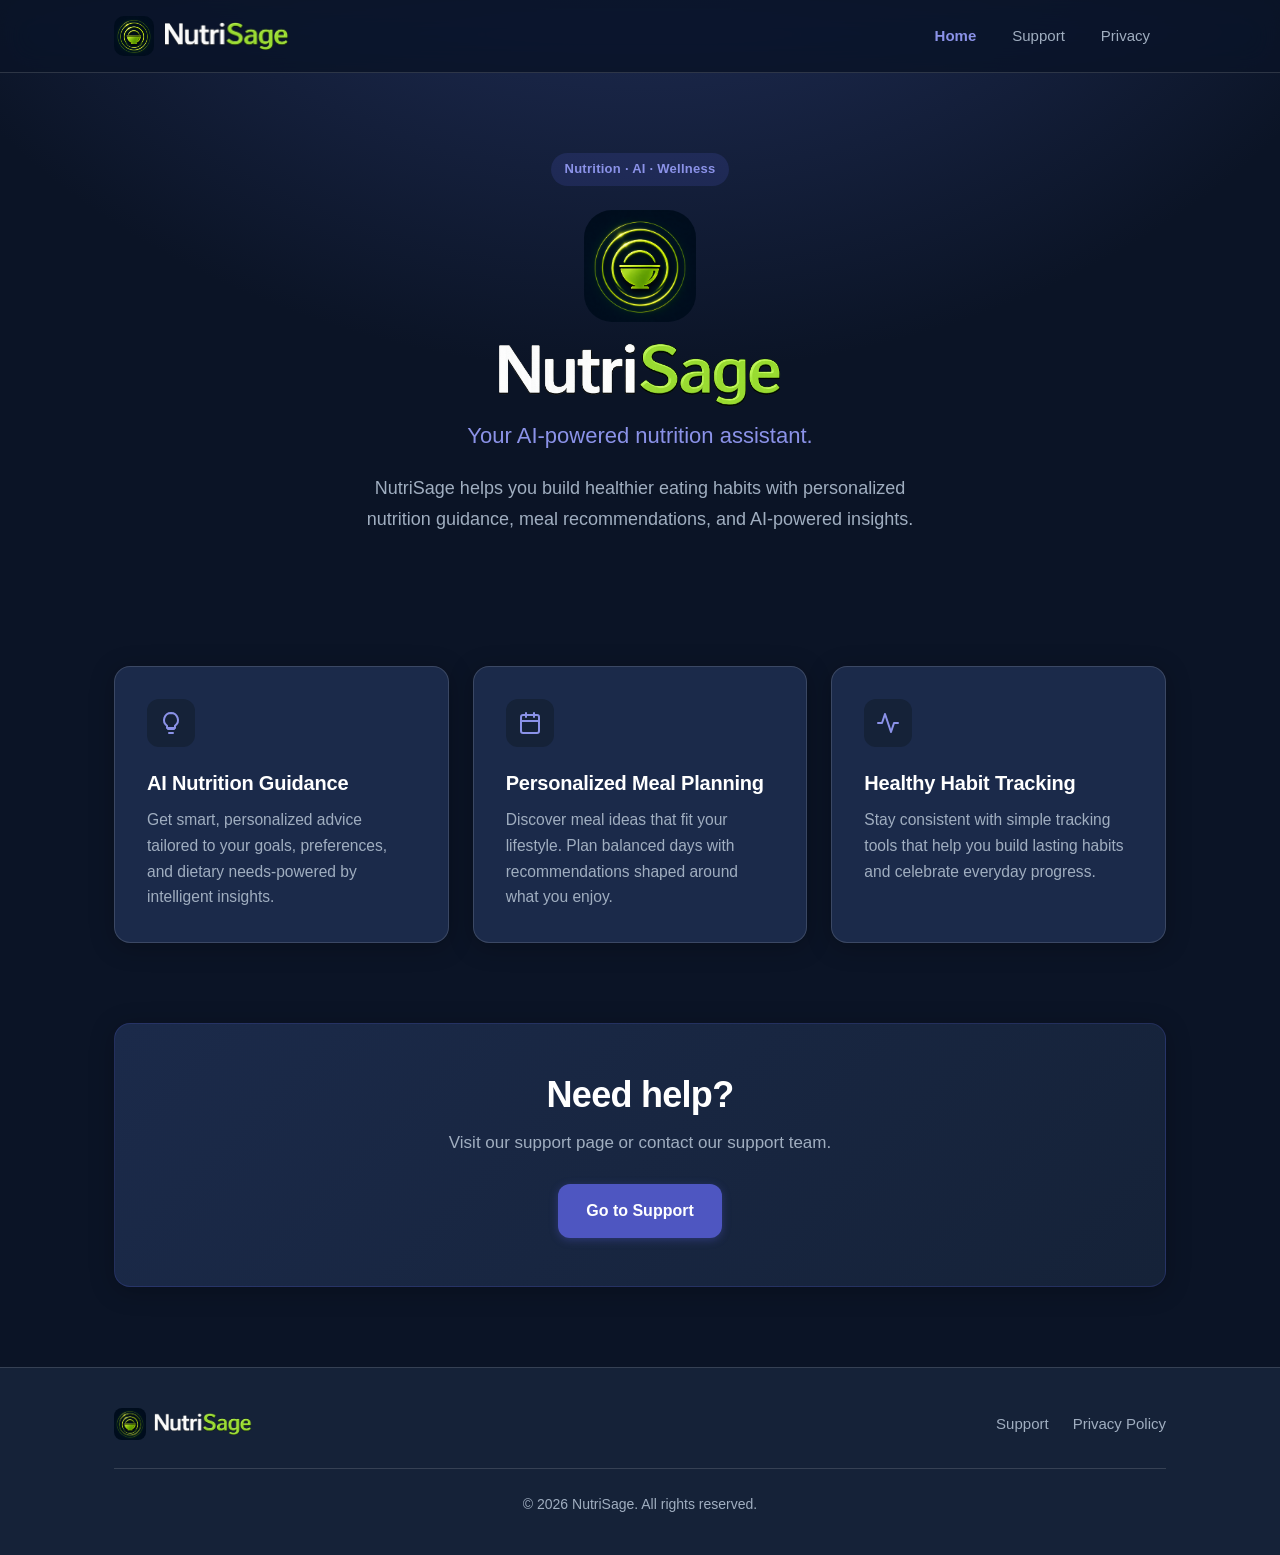
<file: index.html>
<!DOCTYPE html>
<html lang="en">

<head>
    <meta charset="UTF-8">
    <meta name="viewport" content="width=device-width, initial-scale=1.0">
    <title>NutriSage - Your AI-Powered Nutrition Assistant</title>
    <meta name="description"
        content="NutriSage helps you build healthier eating habits with personalized nutrition guidance, meal recommendations, and AI-powered insights.">
    <meta name="theme-color" content="#0B1426">

    <!-- Open Graph -->
    <meta property="og:type" content="website">
    <meta property="og:title" content="NutriSage - Your AI-Powered Nutrition Assistant">
    <meta property="og:description"
        content="Personalized nutrition guidance, meal recommendations, and AI-powered insights to help you eat healthier.">
    <meta property="og:site_name" content="NutriSage">
    <meta property="og:url" content="https://sagegroupapps.com/">

    <!-- Twitter -->
    <meta name="twitter:card" content="summary">
    <meta name="twitter:title" content="NutriSage - Your AI-Powered Nutrition Assistant">
    <meta name="twitter:description"
        content="Personalized nutrition guidance, meal recommendations, and AI-powered insights.">

    <link rel="icon" href="assets/Favicon/favicon.ico" type="image/x-icon">
    <link rel="stylesheet" href="styles.css">
</head>

<body>
    <!-- Navigation -->
    <header class="site-header">
        <nav class="nav container" aria-label="Primary">
            <a class="nav-brand" href="index.html" aria-label="NutriSage home">
                <img class="nav-brand-icon" src="assets/Logos/app_icon.png" alt="" width="40" height="40">
                <img class="nav-brand-name" src="assets/Logos/appname.png" alt="NutriSage" height="28">
            </a>
            <button class="nav-toggle" type="button" aria-label="Open menu" aria-expanded="false"
                aria-controls="nav-menu">
                <span class="nav-toggle-icon" aria-hidden="true"></span>
            </button>
            <ul class="nav-links" id="nav-menu">
                <li><a href="index.html" aria-current="page">Home</a></li>
                <li><a href="support/">Support</a></li>
                <li><a href="privacy/">Privacy</a></li>
            </ul>
        </nav>
    </header>

    <main>
        <!-- Hero -->
        <section class="hero" aria-labelledby="hero-title">
            <div class="container">
                <span class="hero-badge">Nutrition · AI · Wellness</span>
                <h1 id="hero-title" class="hero-logo">
                    <img class="hero-logo-icon" src="assets/Logos/app_icon.png" alt="" width="112" height="112">
                    <img class="hero-logo-name" src="assets/Logos/appname.png" alt="NutriSage">
                </h1>
                <p class="hero-tagline">Your AI-powered nutrition assistant.</p>
                <p class="hero-desc">
                    NutriSage helps you build healthier eating habits with personalized nutrition guidance, meal
                    recommendations, and AI-powered insights.
                </p>

            </div>
        </section>

        <!-- Features -->
        <section class="features" aria-labelledby="features-heading">
            <div class="container">
                <h2 id="features-heading" class="sr-only">Features</h2>
                <div class="features-grid">
                    <article class="card feature-card">
                        <div class="feature-icon" aria-hidden="true">
                            <svg viewBox="0 0 24 24" role="img">
                                <path d="M9 18h6"></path>
                                <path d="M10 22h4"></path>
                                <path d="M12 2a7 7 0 0 0-4 12.7V17h8v-2.3A7 7 0 0 0 12 2z"></path>
                            </svg>
                        </div>
                        <h3>AI Nutrition Guidance</h3>
                        <p>Get smart, personalized advice tailored to your goals, preferences, and dietary needs-powered
                            by intelligent insights.</p>
                    </article>

                    <article class="card feature-card">
                        <div class="feature-icon" aria-hidden="true">
                            <svg viewBox="0 0 24 24" role="img">
                                <rect x="3" y="4" width="18" height="18" rx="2"></rect>
                                <line x1="16" y1="2" x2="16" y2="6"></line>
                                <line x1="8" y1="2" x2="8" y2="6"></line>
                                <line x1="3" y1="10" x2="21" y2="10"></line>
                            </svg>
                        </div>
                        <h3>Personalized Meal Planning</h3>
                        <p>Discover meal ideas that fit your lifestyle. Plan balanced days with recommendations shaped
                            around what you enjoy.</p>
                    </article>

                    <article class="card feature-card">
                        <div class="feature-icon" aria-hidden="true">
                            <svg viewBox="0 0 24 24" role="img">
                                <path d="M22 12h-4l-3 9L9 3l-3 9H2"></path>
                            </svg>
                        </div>
                        <h3>Healthy Habit Tracking</h3>
                        <p>Stay consistent with simple tracking tools that help you build lasting habits and celebrate
                            everyday progress.</p>
                    </article>
                </div>
            </div>
        </section>

        <!-- CTA -->
        <section class="cta" aria-labelledby="cta-heading">
            <div class="container">
                <div class="card cta-card">
                    <h2 id="cta-heading">Need help?</h2>
                    <p>Visit our support page or contact our support team.</p>
                    <a class="btn btn-primary" href="support/">Go to Support</a>
                </div>
            </div>
        </section>
    </main>

    <!-- Footer -->
    <footer class="site-footer">
        <div class="container footer-inner">
            <a class="footer-brand" href="index.html" aria-label="NutriSage home">
                <img class="footer-brand-icon" src="assets/Logos/app_icon.png" alt="" width="32" height="32">
                <img class="footer-brand-name" src="assets/Logos/appname.png" alt="NutriSage" height="22">
            </a>
            <ul class="footer-links">
                <li><a href="support/">Support</a></li>
                <li><a href="privacy/">Privacy Policy</a></li>
            </ul>
            <p class="footer-copy">&copy; 2026 NutriSage. All rights reserved.</p>
        </div>
    </footer>

    <script>
        (function () {
            var toggle = document.querySelector(".nav-toggle");
            var menu = document.getElementById("nav-menu");
            if (!toggle || !menu) return;

            toggle.addEventListener("click", function () {
                var open = menu.classList.toggle("is-open");
                toggle.setAttribute("aria-expanded", open ? "true" : "false");
                toggle.setAttribute("aria-label", open ? "Close menu" : "Open menu");
            });
        })();
    </script>
</body>

</html>
</file>
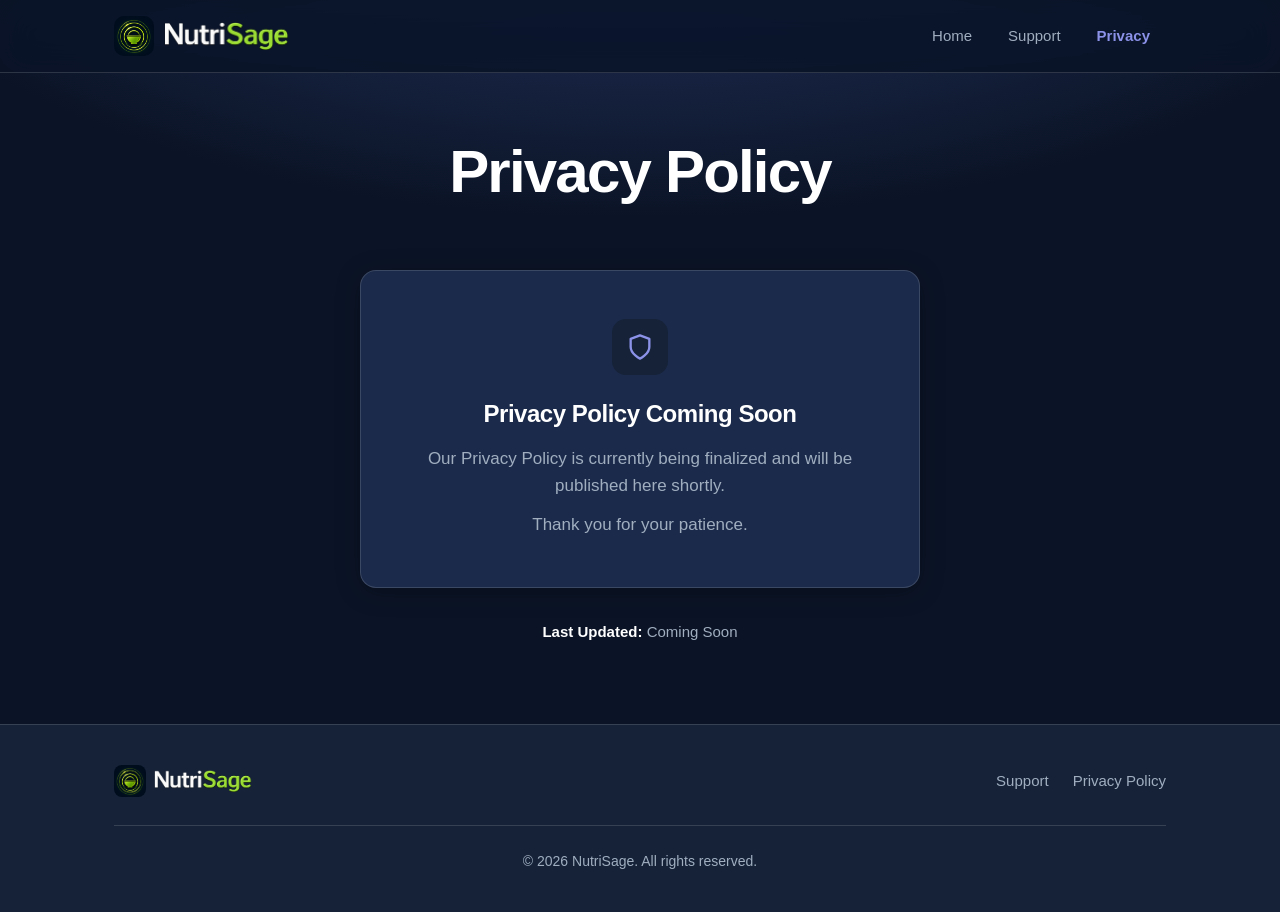
<file: privacy/index.html>
<!DOCTYPE html>
<html lang="en">

<head>
  <meta charset="UTF-8">
  <meta name="viewport" content="width=device-width, initial-scale=1.0">
  <title>Privacy Policy - NutriSage</title>
  <meta name="description"
    content="NutriSage Privacy Policy. Our full privacy policy is being finalized and will be published here shortly.">
  <meta name="theme-color" content="#0B1426">

  <!-- Open Graph -->
  <meta property="og:type" content="website">
  <meta property="og:title" content="Privacy Policy - NutriSage">
  <meta property="og:description"
    content="Our Privacy Policy is currently being finalized and will be published here shortly.">
  <meta property="og:site_name" content="NutriSage">
  <meta property="og:url" content="https://sagegroupapps.com/privacy/">

  <!-- Twitter -->
  <meta name="twitter:card" content="summary">
  <meta name="twitter:title" content="Privacy Policy - NutriSage">
  <meta name="twitter:description"
    content="Our Privacy Policy is currently being finalized and will be published here shortly.">

  <link rel="icon" href="../assets/Favicon/favicon.ico" type="image/x-icon">
  <link rel="stylesheet" href="../styles.css">
</head>

<body>
  <!-- Navigation -->
  <header class="site-header">
    <nav class="nav container" aria-label="Primary">
      <a class="nav-brand" href="../index.html" aria-label="NutriSage home">
        <img class="nav-brand-icon" src="../assets/Logos/app_icon.png" alt="" width="40" height="40">
        <img class="nav-brand-name" src="../assets/Logos/appname.png" alt="NutriSage" height="28">
      </a>
      <button class="nav-toggle" type="button" aria-label="Open menu" aria-expanded="false" aria-controls="nav-menu">
        <span class="nav-toggle-icon" aria-hidden="true"></span>
      </button>
      <ul class="nav-links" id="nav-menu">
        <li><a href="../index.html">Home</a></li>
        <li><a href="../support/">Support</a></li>
        <li><a href="./" aria-current="page">Privacy</a></li>
      </ul>
    </nav>
  </header>

  <main>
    <!-- Hero -->
    <section class="hero-page" aria-labelledby="privacy-title">
      <div class="container">
        <h1 id="privacy-title">Privacy Policy</h1>
      </div>
    </section>

    <!-- Notice -->
    <section class="privacy-section" aria-labelledby="notice-heading">
      <div class="container">
        <div class="card notice-card">
          <div class="notice-icon" aria-hidden="true">
            <svg viewBox="0 0 24 24" role="img">
              <path d="M12 22s8-4 8-10V5l-8-3-8 3v7c0 6 8 10 8 10z"></path>
            </svg>
          </div>
          <h2 id="notice-heading">Privacy Policy Coming Soon</h2>
          <p>Our Privacy Policy is currently being finalized and will be published here shortly.</p>
          <p>Thank you for your patience.</p>
        </div>

        <p class="privacy-meta"><strong>Last Updated:</strong> Coming Soon</p>
      </div>
    </section>
  </main>

  <!-- Footer -->
  <footer class="site-footer">
    <div class="container footer-inner">
      <a class="footer-brand" href="../index.html" aria-label="NutriSage home">
        <img class="footer-brand-icon" src="../assets/Logos/app_icon.png" alt="" width="32" height="32">
        <img class="footer-brand-name" src="../assets/Logos/appname.png" alt="NutriSage" height="22">
      </a>
      <ul class="footer-links">
        <li><a href="../support/">Support</a></li>
        <li><a href="./">Privacy Policy</a></li>
      </ul>
      <p class="footer-copy">&copy; 2026 NutriSage. All rights reserved.</p>
    </div>
  </footer>

  <script>
    (function () {
      var toggle = document.querySelector(".nav-toggle");
      var menu = document.getElementById("nav-menu");
      if (!toggle || !menu) return;

      toggle.addEventListener("click", function () {
        var open = menu.classList.toggle("is-open");
        toggle.setAttribute("aria-expanded", open ? "true" : "false");
        toggle.setAttribute("aria-label", open ? "Close menu" : "Open menu");
      });
    })();
  </script>
</body>

</html>
</file>
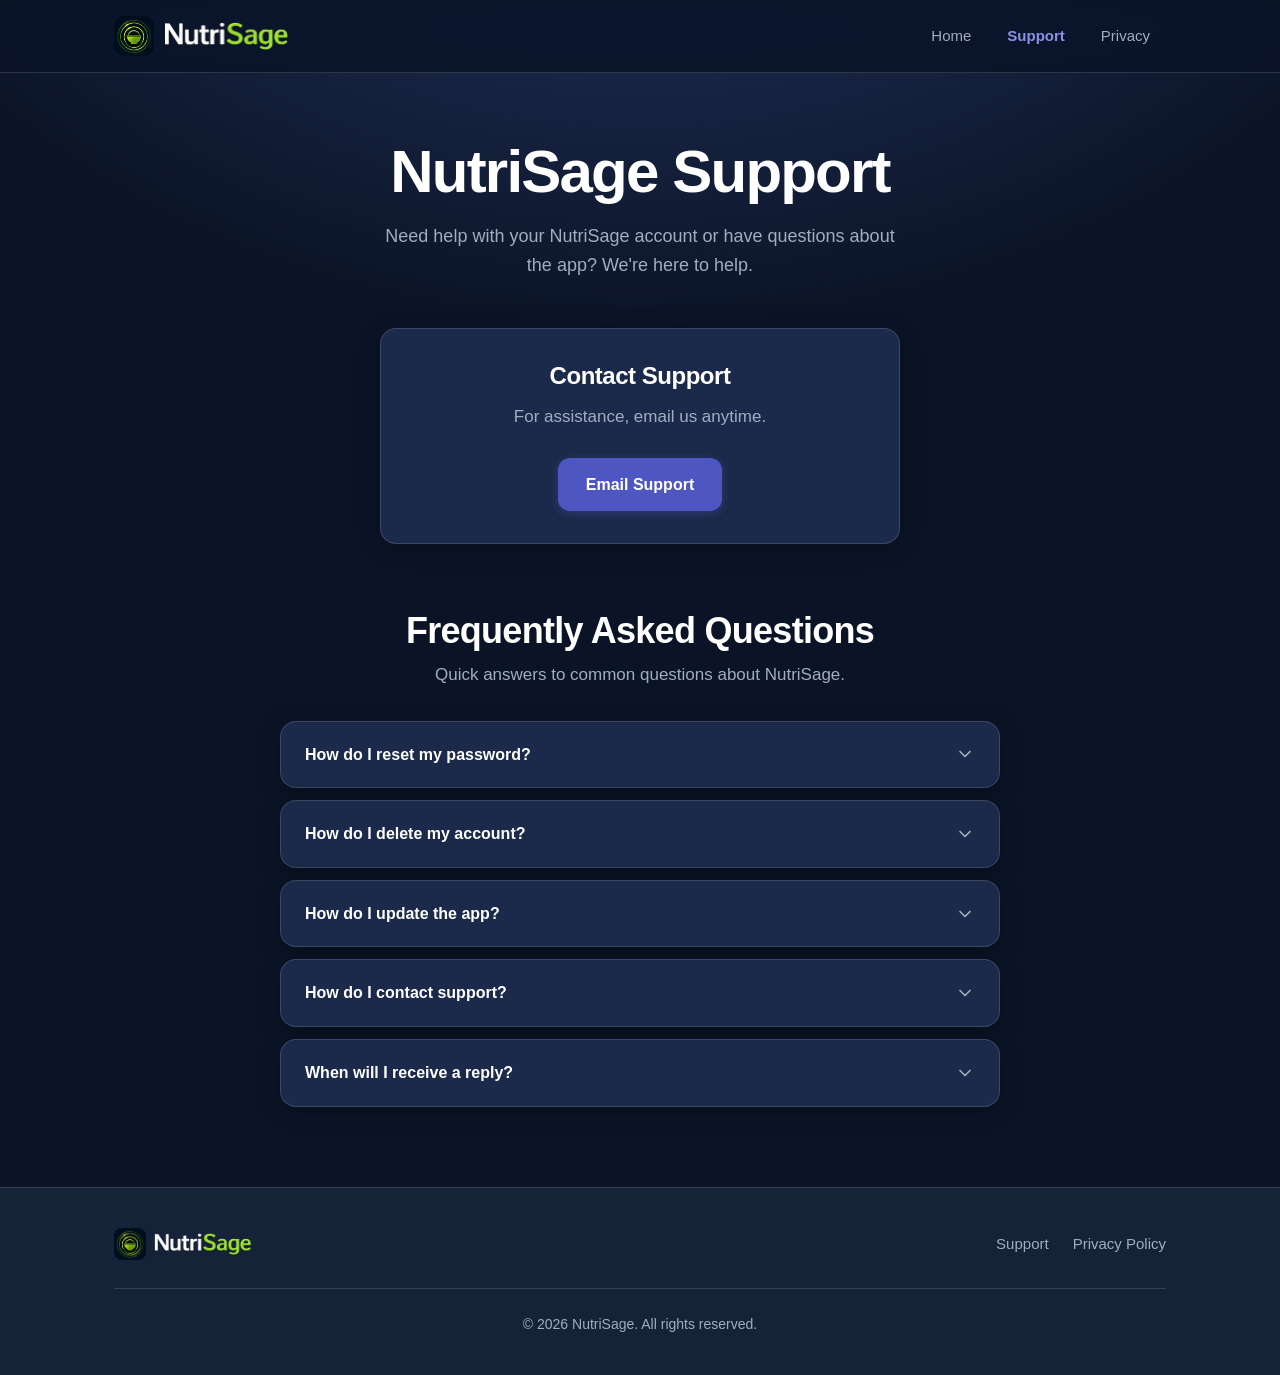
<file: support/index.html>
<!DOCTYPE html>
<html lang="en">

<head>
  <meta charset="UTF-8">
  <meta name="viewport" content="width=device-width, initial-scale=1.0">
  <title>Support - NutriSage</title>
  <meta name="description"
    content="Get help with your NutriSage account. Contact support, find answers to common questions, and learn how to manage your app.">
  <meta name="theme-color" content="#0B1426">

  <!-- Open Graph -->
  <meta property="og:type" content="website">
  <meta property="og:title" content="Support - NutriSage">
  <meta property="og:description"
    content="Need help with NutriSage? Contact our support team or browse frequently asked questions.">
  <meta property="og:site_name" content="NutriSage">
  <meta property="og:url" content="https://sagegroupapps.com/support/">

  <!-- Twitter -->
  <meta name="twitter:card" content="summary">
  <meta name="twitter:title" content="Support - NutriSage">
  <meta name="twitter:description" content="Need help with NutriSage? Contact our support team or browse FAQs.">

  <link rel="icon" href="../assets/Favicon/favicon.ico" type="image/x-icon">
  <link rel="stylesheet" href="../styles.css">
</head>

<body>
  <!-- Navigation -->
  <header class="site-header">
    <nav class="nav container" aria-label="Primary">
      <a class="nav-brand" href="../index.html" aria-label="NutriSage home">
        <img class="nav-brand-icon" src="../assets/Logos/app_icon.png" alt="" width="40" height="40">
        <img class="nav-brand-name" src="../assets/Logos/appname.png" alt="NutriSage" height="28">
      </a>
      <button class="nav-toggle" type="button" aria-label="Open menu" aria-expanded="false" aria-controls="nav-menu">
        <span class="nav-toggle-icon" aria-hidden="true"></span>
      </button>
      <ul class="nav-links" id="nav-menu">
        <li><a href="../index.html">Home</a></li>
        <li><a href="./" aria-current="page">Support</a></li>
        <li><a href="../privacy/">Privacy</a></li>
      </ul>
    </nav>
  </header>

  <main>
    <!-- Hero -->
    <section class="hero-page" aria-labelledby="support-title">
      <div class="container">
        <h1 id="support-title">NutriSage Support</h1>
        <p>Need help with your NutriSage account or have questions about the app? We're here to help.</p>
      </div>
    </section>

    <!-- Contact -->
    <section class="support-section" aria-labelledby="contact-heading">
      <div class="container">
        <div class="card support-card">
          <h2 id="contact-heading">Contact Support</h2>
          <p>For assistance, email us anytime.</p>
          <a class="btn btn-primary" href="mailto:Support@sagegroupapps.com"
            aria-label="Email support at Support@sagegroupapps.com">
            Email Support
          </a>
        </div>
      </div>
    </section>

    <!-- FAQ -->
    <section class="faq" aria-labelledby="faq-heading">
      <div class="container">
        <div class="faq-header">
          <h2 id="faq-heading">Frequently Asked Questions</h2>
          <p>Quick answers to common questions about NutriSage.</p>
        </div>

        <div class="faq-list">
          <details class="faq-item">
            <summary>How do I reset my password?</summary>
            <div class="faq-answer">
              <p>Open the NutriSage app and go to the sign-in screen. Tap “Forgot Password,” enter the email linked to
                your account, and follow the reset instructions we send you.</p>
            </div>
          </details>

          <details class="faq-item">
            <summary>How do I delete my account?</summary>
            <div class="faq-answer">
              <p>You can request account deletion from the app’s account settings, or email us at
                Support@sagegroupapps.com. We’ll confirm your request and permanently remove your account data according
                to our privacy practices.</p>
            </div>
          </details>

          <details class="faq-item">
            <summary>How do I update the app?</summary>
            <div class="faq-answer">
              <p>Visit the App Store or Google Play on your device, search for NutriSage, and tap Update if a newer
                version is available. Keeping the app updated ensures you get the latest features and improvements.</p>
            </div>
          </details>

          <details class="faq-item">
            <summary>How do I contact support?</summary>
            <div class="faq-answer">
              <p>Email us at Support@sagegroupapps.com. Include a short description of your issue and, if possible, your
                device type and app version so we can help you faster.</p>
            </div>
          </details>

          <details class="faq-item">
            <summary>When will I receive a reply?</summary>
            <div class="faq-answer">
              <p>We aim to respond to all support emails within 1–2 business days. During busy periods it may take a
                little longer, but we’ll get back to you as soon as we can.</p>
            </div>
          </details>
        </div>
      </div>
    </section>
  </main>

  <!-- Footer -->
  <footer class="site-footer">
    <div class="container footer-inner">
      <a class="footer-brand" href="../index.html" aria-label="NutriSage home">
        <img class="footer-brand-icon" src="../assets/Logos/app_icon.png" alt="" width="32" height="32">
        <img class="footer-brand-name" src="../assets/Logos/appname.png" alt="NutriSage" height="22">
      </a>
      <ul class="footer-links">
        <li><a href="./">Support</a></li>
        <li><a href="../privacy/">Privacy Policy</a></li>
      </ul>
      <p class="footer-copy">&copy; 2026 NutriSage. All rights reserved.</p>
    </div>
  </footer>

  <script>
    (function () {
      var toggle = document.querySelector(".nav-toggle");
      var menu = document.getElementById("nav-menu");
      if (!toggle || !menu) return;

      toggle.addEventListener("click", function () {
        var open = menu.classList.toggle("is-open");
        toggle.setAttribute("aria-expanded", open ? "true" : "false");
        toggle.setAttribute("aria-label", open ? "Close menu" : "Open menu");
      });
    })();
  </script>
</body>

</html>
</file>
<file: styles.css>
/* ========================================
   NutriSage - Shared Stylesheet
   ======================================== */

/* --- CSS Variables (aligned with app AppColors) --- */
:root {
  --card-background: #1B2A4A;
  --container-background: #152238;
  --screen-highlight: #2A3A6E;
  --screen-background-main: #0B1426;

  --primary: #4E56C1;
  --primary-hover: #3F47B0;
  --secondary: #8B92E8;
  --bg: var(--screen-background-main);
  --card: var(--card-background);
  --surface: var(--container-background);
  --text: #FFFFFF;
  --muted: #A0AEC0;
  --border: rgba(255, 255, 255, 0.14);
  --shadow: 0 4px 24px rgba(0, 0, 0, 0.25);
  --shadow-hover: 0 8px 32px rgba(0, 0, 0, 0.35);
  --radius: 16px;
  --radius-btn: 12px;
  --nav-height: 72px;
  --container: 1100px;
  --font: -apple-system, BlinkMacSystemFont, "Segoe UI", Roboto, Helvetica, Arial, sans-serif;
  --transition: 0.25s ease;
}

/* --- Reset --- */
*,
*::before,
*::after {
  box-sizing: border-box;
  margin: 0;
  padding: 0;
}

html {
  scroll-behavior: smooth;
  -webkit-text-size-adjust: 100%;
}

body {
  font-family: var(--font);
  background:
    radial-gradient(ellipse 120% 80% at 50% -20%, var(--screen-highlight) 0%, transparent 55%),
    var(--screen-background-main);
  background-color: var(--screen-background-main);
  color: var(--text);
  line-height: 1.6;
  min-height: 100vh;
  display: flex;
  flex-direction: column;
  font-size: 1rem;
}

img {
  max-width: 100%;
  display: block;
}

a {
  color: inherit;
  text-decoration: none;
}

ul {
  list-style: none;
}

button {
  font-family: inherit;
  cursor: pointer;
  border: none;
  background: none;
}

/* --- Typography --- */
h1 {
  font-size: clamp(2.5rem, 5vw, 3.75rem);
  font-weight: 700;
  letter-spacing: -0.03em;
  line-height: 1.15;
  color: var(--text);
}

h2 {
  font-size: clamp(1.75rem, 3vw, 2.25rem);
  font-weight: 700;
  letter-spacing: -0.02em;
  line-height: 1.25;
}

h3 {
  font-size: 1.25rem;
  font-weight: 600;
  letter-spacing: -0.01em;
}

p {
  color: var(--muted);
  font-size: 1.0625rem;
}

/* --- Layout --- */
.container {
  width: 100%;
  max-width: var(--container);
  margin: 0 auto;
  padding: 0 1.5rem;
}

main {
  flex: 1;
}

/* --- Navigation --- */
.site-header {
  position: sticky;
  top: 0;
  z-index: 100;
  background: rgba(11, 20, 38, 0.88);
  backdrop-filter: saturate(180%) blur(16px);
  -webkit-backdrop-filter: saturate(180%) blur(16px);
  border-bottom: 1px solid var(--border);
}

.nav {
  display: flex;
  align-items: center;
  justify-content: space-between;
  height: var(--nav-height);
}

.nav-brand {
  display: inline-flex;
  align-items: center;
  gap: 0.625rem;
  transition: opacity var(--transition);
}

.nav-brand:hover,
.nav-brand:focus-visible {
  opacity: 0.85;
}

.nav-brand-icon {
  width: 40px;
  height: 40px;
  border-radius: 10px;
  object-fit: cover;
}

.nav-brand-name {
  height: 28px;
  width: auto;
}

.nav-links {
  display: flex;
  align-items: center;
  gap: 0.25rem;
}

.nav-links a {
  padding: 0.5rem 1rem;
  font-size: 0.9375rem;
  font-weight: 500;
  color: var(--muted);
  border-radius: 8px;
  transition: color var(--transition), background var(--transition);
}

.nav-links a:hover,
.nav-links a:focus-visible {
  color: var(--text);
  background: rgba(78, 86, 193, 0.15);
}

.nav-links a[aria-current="page"] {
  color: var(--secondary);
  font-weight: 600;
}

/* Mobile nav toggle */
.nav-toggle {
  display: none;
  width: 44px;
  height: 44px;
  align-items: center;
  justify-content: center;
  border-radius: 8px;
  color: var(--text);
  transition: background var(--transition);
}

.nav-toggle:hover,
.nav-toggle:focus-visible {
  background: rgba(78, 86, 193, 0.15);
}

.nav-toggle-icon {
  display: block;
  width: 20px;
  height: 2px;
  background: currentColor;
  position: relative;
  border-radius: 2px;
}

.nav-toggle-icon::before,
.nav-toggle-icon::after {
  content: "";
  position: absolute;
  left: 0;
  width: 20px;
  height: 2px;
  background: currentColor;
  border-radius: 2px;
}

.nav-toggle-icon::before {
  top: -6px;
}

.nav-toggle-icon::after {
  top: 6px;
}

/* --- Buttons --- */
.btn {
  display: inline-flex;
  align-items: center;
  justify-content: center;
  gap: 0.5rem;
  padding: 0.875rem 1.75rem;
  font-size: 1rem;
  font-weight: 600;
  border-radius: var(--radius-btn);
  transition: background var(--transition), transform var(--transition), box-shadow var(--transition), color var(--transition);
  text-align: center;
}

.btn:focus-visible {
  outline: 2px solid var(--primary);
  outline-offset: 3px;
}

.btn-primary {
  background: var(--primary);
  color: #fff;
  box-shadow: 0 2px 8px rgba(78, 86, 193, 0.4);
}

.btn-primary:hover {
  background: var(--primary-hover);
  transform: translateY(-1px);
  box-shadow: 0 4px 16px rgba(78, 86, 193, 0.45);
}

.btn-secondary {
  background: var(--surface);
  color: var(--secondary);
  border: 1.5px solid var(--border);
}

.btn-secondary:hover {
  border-color: var(--primary);
  color: var(--primary);
  transform: translateY(-1px);
  box-shadow: var(--shadow);
}

.btn-group {
  display: flex;
  flex-wrap: wrap;
  gap: 0.875rem;
}

/* --- Cards --- */
.card {
  background: var(--card);
  border: 1px solid var(--border);
  border-radius: var(--radius);
  box-shadow: var(--shadow);
  padding: 2rem;
  transition: transform var(--transition), box-shadow var(--transition);
}

.card:hover {
  transform: translateY(-4px);
  box-shadow: var(--shadow-hover);
}

/* --- Hero --- */
.hero {
  padding: 5rem 0 4rem;
  text-align: center;
}

.hero-badge {
  display: inline-block;
  padding: 0.375rem 0.875rem;
  font-size: 0.8125rem;
  font-weight: 600;
  color: var(--secondary);
  background: rgba(78, 86, 193, 0.2);
  border-radius: 999px;
  margin-bottom: 1.5rem;
  letter-spacing: 0.02em;
}

.hero h1 {
  margin-bottom: 0.75rem;
}

.hero-logo {
  display: flex;
  flex-direction: column;
  align-items: center;
  gap: 1.25rem;
  margin-bottom: 0.75rem;
}

.hero-logo-icon {
  width: 112px;
  height: 112px;
  border-radius: 28px;
  object-fit: cover;
}

.hero-logo-name {
  height: clamp(40px, 8vw, 64px);
  width: auto;
}

.hero-title-accent {
  color: var(--primary);
}

.hero-tagline {
  font-size: clamp(1.125rem, 2.5vw, 1.375rem);
  font-weight: 500;
  color: var(--secondary);
  margin-bottom: 1.25rem;
}

.hero-desc {
  max-width: 560px;
  margin: 0 auto 2.25rem;
  font-size: 1.125rem;
  line-height: 1.7;
}

.hero-page {
  padding: 4rem 0 3rem;
  text-align: center;
}

.hero-page h1 {
  margin-bottom: 1rem;
}

.hero-page p {
  max-width: 520px;
  margin: 0 auto;
  font-size: 1.125rem;
}

/* --- Features --- */
.features {
  padding: 2rem 0 5rem;
}

.features-grid {
  display: grid;
  grid-template-columns: repeat(3, 1fr);
  gap: 1.5rem;
}

.feature-card {
  text-align: left;
}

.feature-icon {
  width: 48px;
  height: 48px;
  display: flex;
  align-items: center;
  justify-content: center;
  background: var(--surface);
  border-radius: 12px;
  margin-bottom: 1.25rem;
  color: var(--secondary);
}

.feature-icon svg {
  width: 24px;
  height: 24px;
  fill: none;
  stroke: currentColor;
  stroke-width: 2;
  stroke-linecap: round;
  stroke-linejoin: round;
}

.feature-card h3 {
  margin-bottom: 0.5rem;
  color: var(--text);
}

.feature-card p {
  font-size: 0.975rem;
  line-height: 1.65;
}

/* --- CTA --- */
.cta {
  padding: 0 0 5rem;
}

.cta-card {
  text-align: center;
  padding: 3rem 2rem;
  background: linear-gradient(135deg, var(--card-background) 0%, var(--container-background) 100%);
  border: 1px solid rgba(78, 86, 193, 0.25);
}

.cta-card:hover {
  transform: none;
  box-shadow: var(--shadow);
}

.cta-card h2 {
  margin-bottom: 0.75rem;
}

.cta-card p {
  margin-bottom: 1.75rem;
  max-width: 420px;
  margin-left: auto;
  margin-right: auto;
}

/* --- Support Page --- */
.support-section {
  padding: 0 0 3rem;
}

.support-card {
  max-width: 520px;
  margin: 0 auto;
  text-align: center;
}

.support-card h2 {
  margin-bottom: 0.75rem;
  font-size: 1.5rem;
}

.support-card p {
  margin-bottom: 1.75rem;
}

/* --- FAQ --- */
.faq {
  padding: 1rem 0 5rem;
}

.faq-header {
  text-align: center;
  margin-bottom: 2rem;
}

.faq-header h2 {
  margin-bottom: 0.5rem;
}

.faq-list {
  max-width: 720px;
  margin: 0 auto;
  display: flex;
  flex-direction: column;
  gap: 0.75rem;
}

.faq-item {
  background: var(--card);
  border: 1px solid var(--border);
  border-radius: var(--radius);
  box-shadow: var(--shadow);
  overflow: hidden;
  transition: box-shadow var(--transition);
}

.faq-item:hover {
  box-shadow: var(--shadow-hover);
}

.faq-item[open] {
  border-color: rgba(78, 86, 193, 0.45);
}

.faq-item summary {
  display: flex;
  align-items: center;
  justify-content: space-between;
  gap: 1rem;
  padding: 1.25rem 1.5rem;
  font-weight: 600;
  font-size: 1rem;
  color: var(--text);
  cursor: pointer;
  list-style: none;
  user-select: none;
}

.faq-item summary::-webkit-details-marker {
  display: none;
}

.faq-item summary::after {
  content: "";
  flex-shrink: 0;
  width: 20px;
  height: 20px;
  background-image: url("data:image/svg+xml,%3Csvg xmlns='http://www.w3.org/2000/svg' width='20' height='20' viewBox='0 0 24 24' fill='none' stroke='%23A0AEC0' stroke-width='2' stroke-linecap='round' stroke-linejoin='round'%3E%3Cpolyline points='6 9 12 15 18 9'%3E%3C/polyline%3E%3C/svg%3E");
  background-size: contain;
  transition: transform var(--transition);
}

.faq-item[open] summary::after {
  transform: rotate(180deg);
}

.faq-item summary:focus-visible {
  outline: 2px solid var(--primary);
  outline-offset: -2px;
  border-radius: var(--radius);
}

.faq-answer {
  padding: 0 1.5rem 1.25rem;
  color: var(--muted);
  font-size: 0.975rem;
  line-height: 1.7;
  border-top: 1px solid transparent;
}

.faq-item[open] .faq-answer {
  border-top-color: var(--border);
  padding-top: 1rem;
  margin-top: 0;
}

/* --- Privacy Page --- */
.privacy-section {
  padding: 0 0 5rem;
}

.notice-card {
  max-width: 560px;
  margin: 0 auto 2rem;
  text-align: center;
  padding: 3rem 2rem;
}

.notice-icon {
  width: 56px;
  height: 56px;
  margin: 0 auto 1.5rem;
  display: flex;
  align-items: center;
  justify-content: center;
  background: var(--surface);
  border-radius: 14px;
  color: var(--secondary);
}

.notice-icon svg {
  width: 28px;
  height: 28px;
  fill: none;
  stroke: currentColor;
  stroke-width: 2;
  stroke-linecap: round;
  stroke-linejoin: round;
}

.notice-card h2 {
  margin-bottom: 1rem;
  font-size: 1.5rem;
}

.notice-card p {
  margin-bottom: 0.75rem;
}

.notice-card p:last-of-type {
  margin-bottom: 0;
}

.privacy-meta {
  text-align: center;
  font-size: 0.9375rem;
  color: var(--muted);
}

.privacy-meta strong {
  color: var(--text);
  font-weight: 600;
}

/* --- Footer --- */
.site-footer {
  background: var(--container-background);
  border-top: 1px solid var(--border);
  padding: 2.5rem 0;
  margin-top: auto;
}

.footer-inner {
  display: flex;
  flex-wrap: wrap;
  align-items: center;
  justify-content: space-between;
  gap: 1.25rem;
}

.footer-brand {
  display: inline-flex;
  align-items: center;
  gap: 0.5rem;
  transition: opacity var(--transition);
}

.footer-brand:hover,
.footer-brand:focus-visible {
  opacity: 0.85;
}

.footer-brand-icon {
  width: 32px;
  height: 32px;
  border-radius: 8px;
  object-fit: cover;
}

.footer-brand-name {
  height: 22px;
  width: auto;
}

.footer-links {
  display: flex;
  gap: 1.5rem;
}

.footer-links a {
  font-size: 0.9375rem;
  font-weight: 500;
  color: var(--muted);
  transition: color var(--transition);
}

.footer-links a:hover,
.footer-links a:focus-visible {
  color: var(--primary);
}

.footer-copy {
  width: 100%;
  margin-top: 0.5rem;
  padding-top: 1.5rem;
  border-top: 1px solid var(--border);
  font-size: 0.875rem;
  color: var(--muted);
  text-align: center;
}

/* --- Utilities --- */
.sr-only {
  position: absolute;
  width: 1px;
  height: 1px;
  padding: 0;
  margin: -1px;
  overflow: hidden;
  clip: rect(0, 0, 0, 0);
  white-space: nowrap;
  border: 0;
}

/* --- Responsive --- */
@media (max-width: 900px) {
  .features-grid {
    grid-template-columns: 1fr;
    max-width: 420px;
    margin: 0 auto;
  }
}

@media (max-width: 700px) {
  .nav-toggle {
    display: flex;
  }

  .nav-links {
    display: none;
    position: absolute;
    top: var(--nav-height);
    left: 0;
    right: 0;
    flex-direction: column;
    align-items: stretch;
    gap: 0;
    background: var(--container-background);
    border-bottom: 1px solid var(--border);
    padding: 0.75rem 1.5rem 1rem;
    box-shadow: var(--shadow);
  }

  .nav-links.is-open {
    display: flex;
  }

  .nav-links a {
    padding: 0.875rem 1rem;
  }

  .hero {
    padding: 3.5rem 0 3rem;
  }

  .hero-page {
    padding: 3rem 0 2.5rem;
  }

  .btn-group {
    flex-direction: column;
    align-items: stretch;
  }

  .btn {
    width: 100%;
  }

  .footer-inner {
    flex-direction: column;
    text-align: center;
  }

  .footer-links {
    justify-content: center;
  }
}

@media (prefers-reduced-motion: reduce) {
  *,
  *::before,
  *::after {
    animation-duration: 0.01ms !important;
    animation-iteration-count: 1 !important;
    transition-duration: 0.01ms !important;
    scroll-behavior: auto !important;
  }
}
</file>
